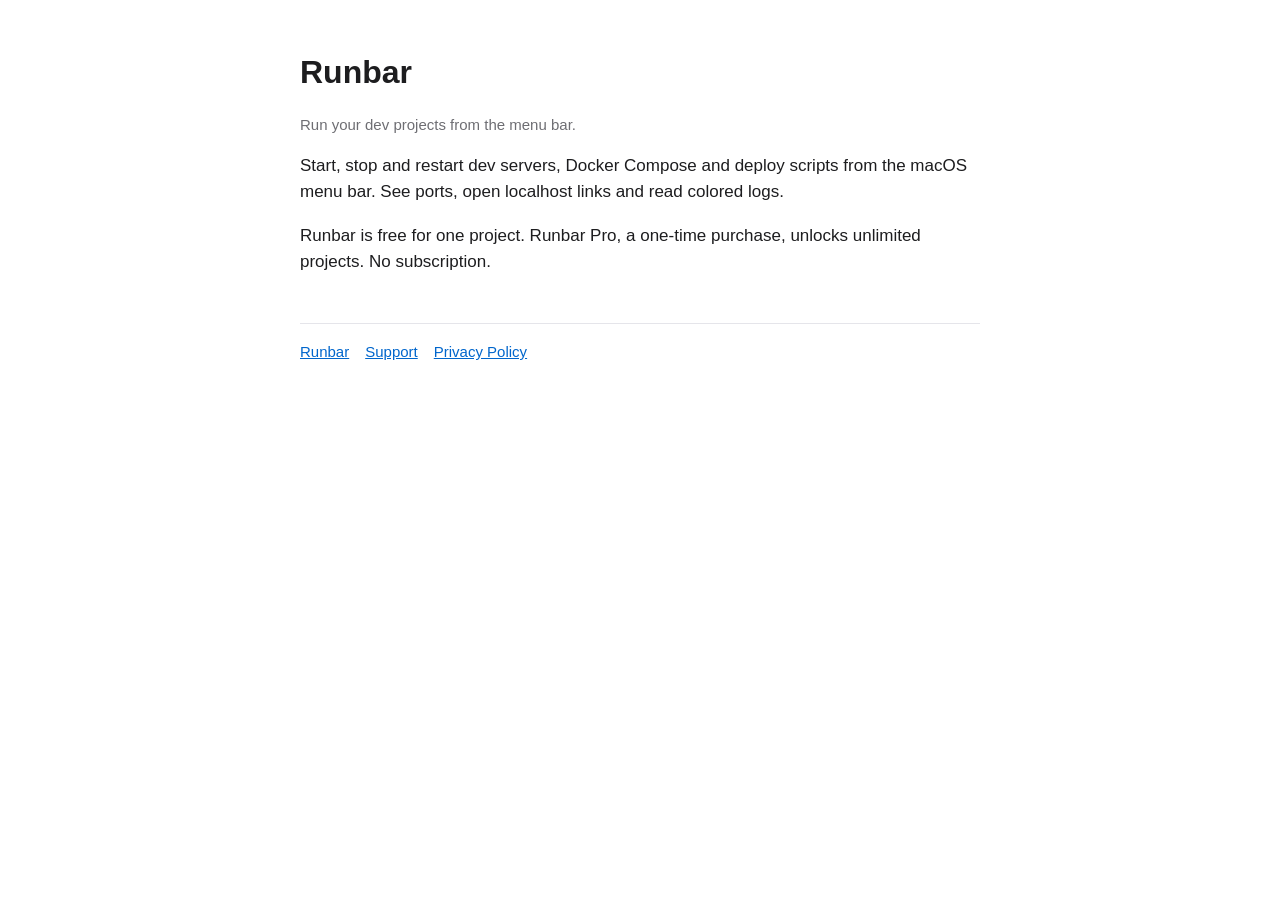
<file: index.html>
<!doctype html>
<html lang="en"><head><meta charset="utf-8"><meta name="viewport" content="width=device-width,initial-scale=1">
<title>Runbar</title><link rel="stylesheet" href="style.css"></head>
<body><main>
<h1>Runbar</h1><p class="muted">Run your dev projects from the menu bar.</p>
<p>Start, stop and restart dev servers, Docker Compose and deploy scripts from the macOS menu bar. See ports, open localhost links and read colored logs.</p>
<p>Runbar is free for one project. Runbar Pro, a one-time purchase, unlocks unlimited projects. No subscription.</p>
<nav><a href="">Runbar</a><a href="support/">Support</a><a href="privacy/">Privacy Policy</a></nav>
</main></body></html>
</file>
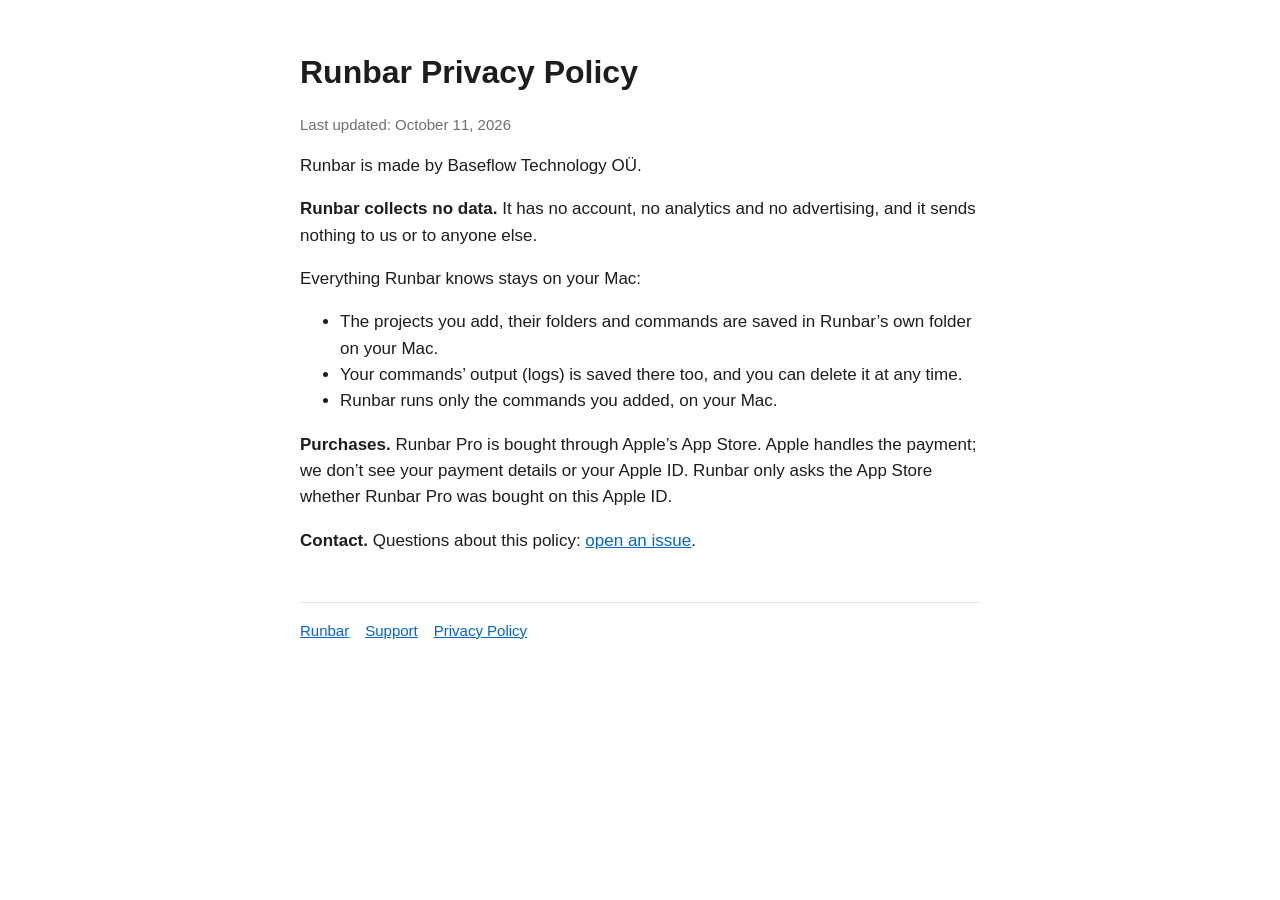
<file: privacy/index.html>
<!doctype html>
<html lang="en"><head><meta charset="utf-8"><meta name="viewport" content="width=device-width,initial-scale=1">
<title>Runbar Privacy Policy</title><link rel="stylesheet" href="../style.css"></head>
<body><main>
<h1>Runbar Privacy Policy</h1><p class="muted">Last updated: October 11, 2026</p>
<p>Runbar is made by Baseflow Technology OÜ.</p>
<p><strong>Runbar collects no data.</strong> It has no account, no analytics and no advertising, and it sends nothing to us or to anyone else.</p>
<p>Everything Runbar knows stays on your Mac:</p>
<ul><li>The projects you add, their folders and commands are saved in Runbar’s own folder on your Mac.</li>
<li>Your commands’ output (logs) is saved there too, and you can delete it at any time.</li>
<li>Runbar runs only the commands you added, on your Mac.</li></ul>
<p><strong>Purchases.</strong> Runbar Pro is bought through Apple’s App Store. Apple handles the payment; we don’t see your payment details or your Apple ID. Runbar only asks the App Store whether Runbar Pro was bought on this Apple ID.</p>
<p><strong>Contact.</strong> Questions about this policy: <a href="https://github.com/kburakf/runbar-site/issues">open an issue</a>.</p>
<nav><a href="../">Runbar</a><a href="../support/">Support</a><a href="../privacy/">Privacy Policy</a></nav>
</main></body></html>
</file>
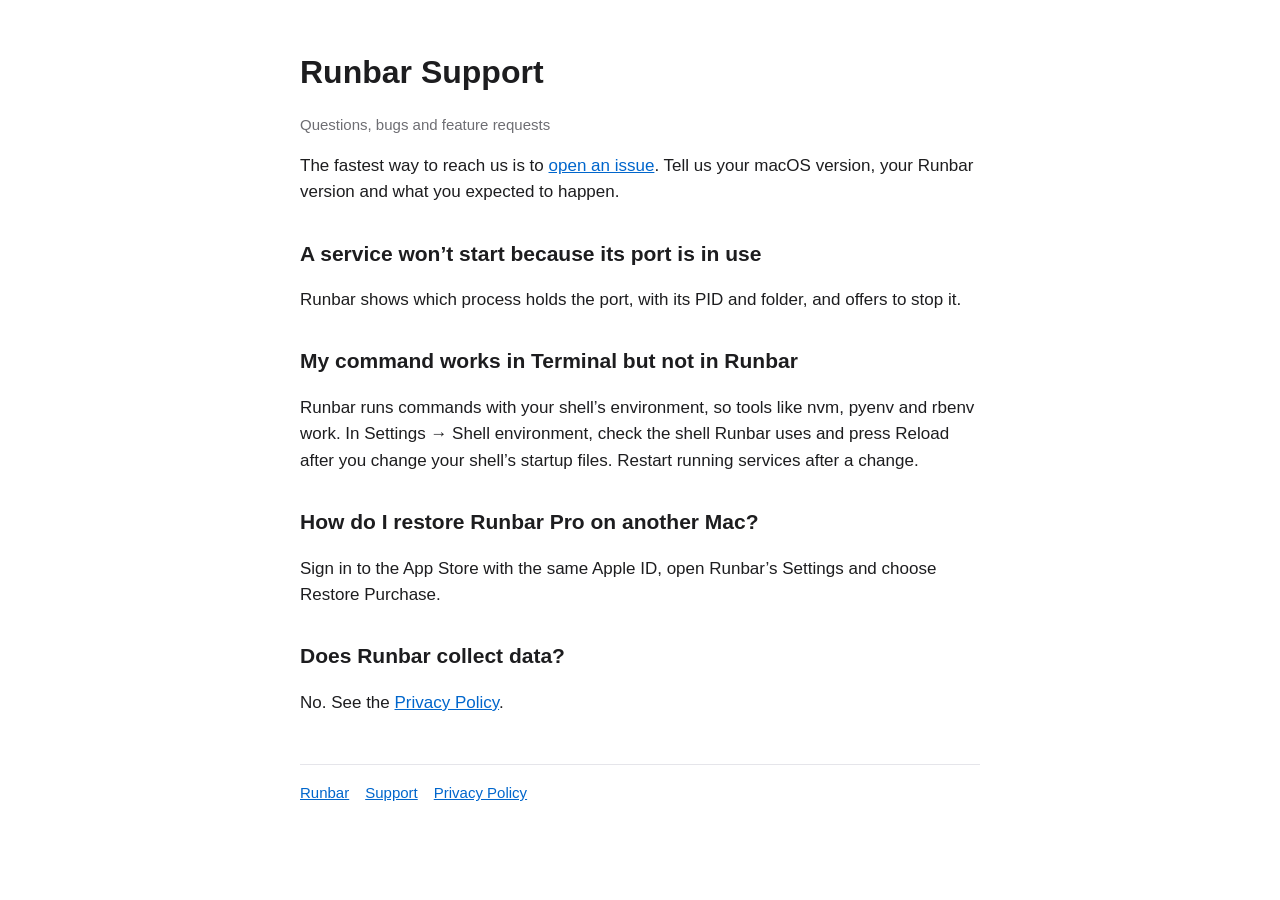
<file: support/index.html>
<!doctype html>
<html lang="en"><head><meta charset="utf-8"><meta name="viewport" content="width=device-width,initial-scale=1">
<title>Runbar Support</title><link rel="stylesheet" href="../style.css"></head>
<body><main>
<h1>Runbar Support</h1><p class="muted">Questions, bugs and feature requests</p>
<p>The fastest way to reach us is to <a href="https://github.com/kburakf/runbar-site/issues">open an issue</a>. Tell us your macOS version, your Runbar version and what you expected to happen.</p>
<h2>A service won’t start because its port is in use</h2>
<p>Runbar shows which process holds the port, with its PID and folder, and offers to stop it.</p>
<h2>My command works in Terminal but not in Runbar</h2>
<p>Runbar runs commands with your shell’s environment, so tools like nvm, pyenv and rbenv work. In Settings → Shell environment, check the shell Runbar uses and press Reload after you change your shell’s startup files. Restart running services after a change.</p>
<h2>How do I restore Runbar Pro on another Mac?</h2>
<p>Sign in to the App Store with the same Apple ID, open Runbar’s Settings and choose Restore Purchase.</p>
<h2>Does Runbar collect data?</h2>
<p>No. See the <a href="../privacy/">Privacy Policy</a>.</p>
<nav><a href="../">Runbar</a><a href="../support/">Support</a><a href="../privacy/">Privacy Policy</a></nav>
</main></body></html>
</file>
<file: style.css>
:root{--bg:#fff;--fg:#1d1d1f;--muted:#6e6e73;--link:#0066cc;--line:#e5e5ea}
@media (prefers-color-scheme:dark){:root{--bg:#1c1c1e;--fg:#f5f5f7;--muted:#a1a1a6;--link:#4ea1ff;--line:#38383a}}
body{margin:0;background:var(--bg);color:var(--fg);font:17px/1.55 -apple-system,BlinkMacSystemFont,"Helvetica Neue",sans-serif}
main{max-width:680px;margin:0 auto;padding:48px 16px 64px}
h1{font-size:32px;margin:0 0 4px}h2{font-size:21px;margin:32px 0 8px}
.muted{color:var(--muted);font-size:15px}a{color:var(--link)}
nav{border-top:1px solid var(--line);margin-top:48px;padding-top:16px;font-size:15px}
nav a{margin-right:16px}
</file>
